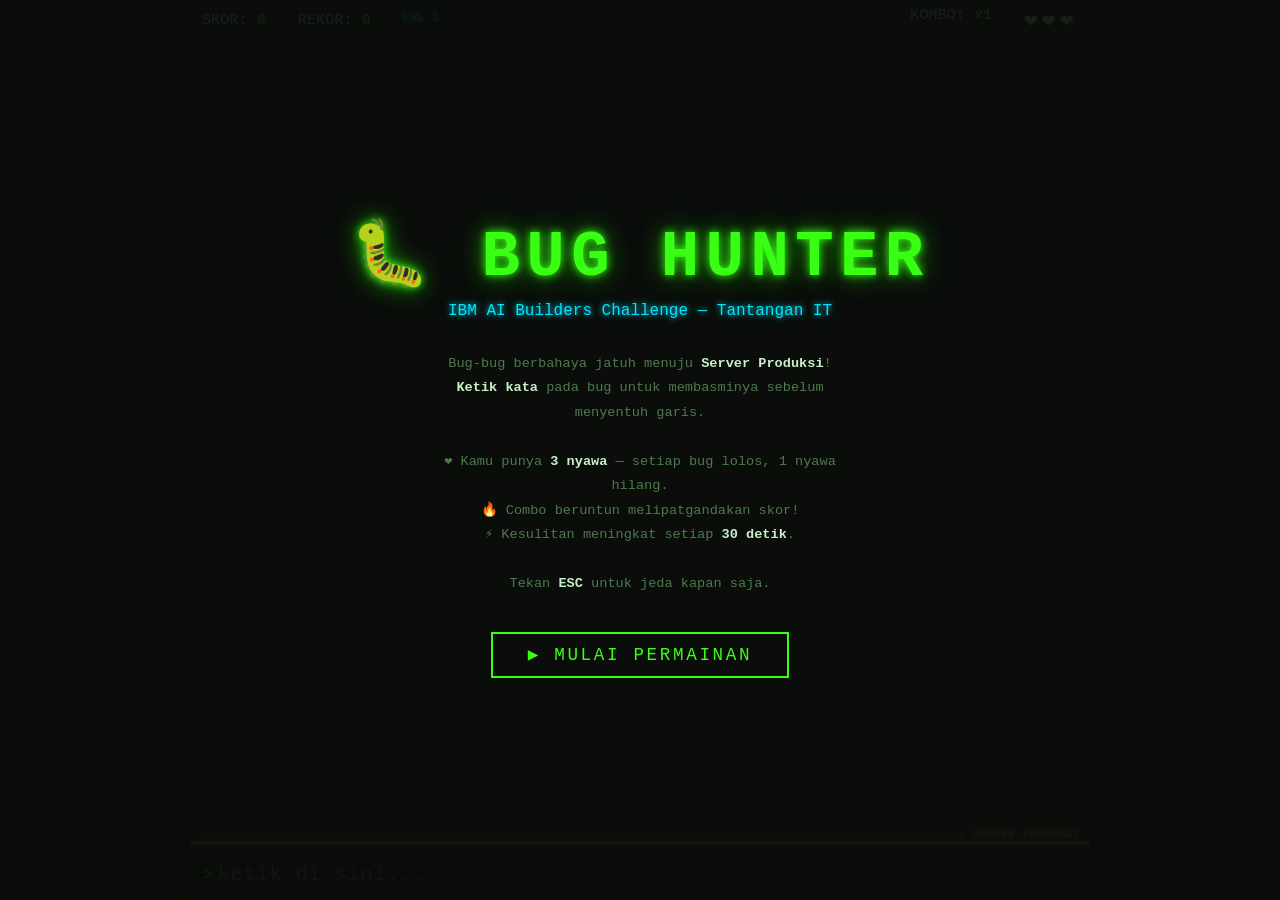
<file: BugHunterGame/index.html>
<!DOCTYPE html>
<html lang="id">
<head>
  <meta charset="UTF-8" />
  <meta name="viewport" content="width=device-width, initial-scale=1.0" />
  <title>Bug Hunter — IBM AI Builders Challenge</title>

  <!-- ============================================================
       STYLES — CSS Custom Properties + Terminal/Cyberpunk Theme
       ============================================================ -->
  <style>
    /* ---- Design Tokens ---- */
    :root {
      --clr-bg:         #0a0d0a;
      --clr-surface:    #0f1a0f;
      --clr-border:     #1f3f1f;
      --clr-neon:       #39ff14;      /* neon green */
      --clr-neon-dim:   #1aaa00;
      --clr-accent:     #00e5ff;      /* cyan accent */
      --clr-warn:       #ff6b35;      /* orange-red for danger */
      --clr-muted:      #4d7a4d;
      --clr-text:       #c8f0c8;      /* WCAG AA on --clr-bg */
      --clr-server:     #ff6b35;
      --font-mono:      "Courier New", Courier, monospace;
      --transition:     0.15s ease;
    }

    /* ---- Reset ---- */
    *, *::before, *::after { box-sizing: border-box; margin: 0; padding: 0; }

    body {
      background: var(--clr-bg);
      color: var(--clr-text);
      font-family: var(--font-mono);
      height: 100dvh;
      overflow: hidden;
      display: flex;
      flex-direction: column;
      align-items: center;
      justify-content: center;
      user-select: none;
    }

    /* ---- Screen Utility ---- */
    .screen {
      display: none;
      flex-direction: column;
      align-items: center;
      justify-content: center;
      position: absolute;
      inset: 0;
      z-index: 10;
      background: rgba(10,13,10,0.92);
    }
    .screen.active { display: flex; }

    /* ---- Neon Heading ---- */
    .neon-title {
      font-size: clamp(2rem, 6vw, 4rem);
      font-weight: 700;
      color: var(--clr-neon);
      text-shadow: 0 0 8px var(--clr-neon), 0 0 24px var(--clr-neon-dim);
      letter-spacing: 0.1em;
      margin-bottom: 0.5rem;
    }
    .neon-sub {
      color: var(--clr-accent);
      font-size: clamp(0.75rem, 2vw, 1rem);
      text-shadow: 0 0 6px var(--clr-accent);
      margin-bottom: 2rem;
      text-align: center;
      padding: 0 1rem;
    }

    /* ---- Buttons ---- */
    .btn {
      background: transparent;
      color: var(--clr-neon);
      border: 2px solid var(--clr-neon);
      font-family: var(--font-mono);
      font-size: clamp(0.85rem, 2vw, 1.1rem);
      padding: 0.6em 2em;
      cursor: pointer;
      text-transform: uppercase;
      letter-spacing: 0.15em;
      margin: 0.4rem;
      transition: background var(--transition), color var(--transition), box-shadow var(--transition);
    }
    .btn:hover, .btn:focus-visible {
      background: var(--clr-neon);
      color: var(--clr-bg);
      box-shadow: 0 0 16px var(--clr-neon);
      outline: none;
    }
    .btn-warn {
      color: var(--clr-warn);
      border-color: var(--clr-warn);
    }
    .btn-warn:hover, .btn-warn:focus-visible {
      background: var(--clr-warn);
      color: var(--clr-bg);
      box-shadow: 0 0 16px var(--clr-warn);
    }

    /* ---- Score Row ---- */
    .score-row {
      display: flex;
      gap: 2rem;
      font-size: clamp(0.7rem, 2vw, 0.95rem);
      color: var(--clr-text);
      margin-bottom: 0.4rem;
    }
    .score-row span { color: var(--clr-neon); font-weight: 700; }

    /* ---- Lives ---- */
    #lives-display { font-size: 1.4rem; letter-spacing: 0.2em; }

    /* ---- HUD bar ---- */
    #hud {
      width: 100%;
      max-width: 900px;
      display: flex;
      flex-wrap: wrap;
      align-items: center;
      justify-content: space-between;
      padding: 6px 12px;
      border-bottom: 1px solid var(--clr-border);
      background: var(--clr-surface);
      position: relative;
      z-index: 2;
      flex-shrink: 0;
    }

    /* ---- Game Canvas Area ---- */
    #arena-wrapper {
      position: relative;
      width: 100%;
      max-width: 900px;
      flex: 1 1 auto;
      overflow: hidden;
      background: var(--clr-surface);
      border-left: 1px solid var(--clr-border);
      border-right: 1px solid var(--clr-border);
    }

    /* ---- Server Line ---- */
    #server-line {
      position: absolute;
      bottom: 56px;
      left: 0; right: 0;
      height: 2px;
      background: var(--clr-server);
      box-shadow: 0 0 8px var(--clr-server);
      z-index: 1;
    }
    #server-label {
      position: absolute;
      bottom: 60px;
      right: 8px;
      font-size: 0.65rem;
      color: var(--clr-server);
      text-shadow: 0 0 4px var(--clr-server);
      letter-spacing: 0.1em;
      z-index: 1;
    }

    /* ---- Input Bar ---- */
    #input-bar {
      position: absolute;
      bottom: 0;
      left: 0; right: 0;
      height: 52px;
      display: flex;
      align-items: center;
      padding: 0 12px;
      background: #060d06;
      border-top: 1px solid var(--clr-border);
      z-index: 2;
    }
    #input-bar::before {
      content: "> ";
      color: var(--clr-neon);
      font-size: 1.1rem;
      margin-right: 4px;
    }
    #word-input {
      background: transparent;
      border: none;
      outline: none;
      color: var(--clr-neon);
      font-family: var(--font-mono);
      font-size: clamp(1rem, 3vw, 1.25rem);
      caret-color: var(--clr-neon);
      flex: 1;
      letter-spacing: 0.05em;
    }

    /* ---- Bug Sprites ---- */
    .bug {
      position: absolute;
      display: flex;
      flex-direction: column;
      align-items: center;
      gap: 2px;
      cursor: default;
      transition: opacity 0.1s;
    }
    .bug-emoji { font-size: clamp(1.4rem, 4vw, 2rem); line-height: 1; }
    .bug-word {
      font-size: clamp(0.6rem, 2vw, 0.8rem);
      color: var(--clr-neon);
      text-shadow: 0 0 4px var(--clr-neon);
      white-space: nowrap;
      background: rgba(0,0,0,0.5);
      padding: 1px 4px;
      border: 1px solid var(--clr-neon-dim);
      border-radius: 2px;
    }
    .bug-word.typing { color: var(--clr-accent); border-color: var(--clr-accent); text-shadow: 0 0 4px var(--clr-accent); }

    /* ---- Particles ---- */
    .particle {
      position: absolute;
      pointer-events: none;
      border-radius: 50%;
      animation: burst 0.6s ease-out forwards;
    }
    @keyframes burst {
      0%   { transform: translate(0,0) scale(1); opacity: 1; }
      100% { transform: translate(var(--tx), var(--ty)) scale(0); opacity: 0; }
    }

    /* ---- Combo Pop ---- */
    .combo-pop {
      position: absolute;
      pointer-events: none;
      color: var(--clr-accent);
      font-size: 1.1rem;
      font-weight: 700;
      text-shadow: 0 0 8px var(--clr-accent);
      animation: float-up 0.8s ease-out forwards;
      white-space: nowrap;
      z-index: 5;
    }
    @keyframes float-up {
      0%   { opacity: 1; transform: translateY(0); }
      100% { opacity: 0; transform: translateY(-48px); }
    }

    /* ---- Scan Lines Overlay ---- */
    #arena-wrapper::after {
      content: "";
      position: absolute;
      inset: 0;
      background: repeating-linear-gradient(
        to bottom,
        transparent 0px,
        transparent 3px,
        rgba(0,0,0,0.08) 3px,
        rgba(0,0,0,0.08) 4px
      );
      pointer-events: none;
      z-index: 3;
    }

    /* ---- Screen Shake ---- */
    @keyframes shake {
      0%,100% { transform: translateX(0); }
      20%      { transform: translateX(-8px); }
      40%      { transform: translateX(8px); }
      60%      { transform: translateX(-6px); }
      80%      { transform: translateX(6px); }
    }
    .shake { animation: shake 0.35s ease; }

    /* ---- Pause Screen ---- */
    #screen-pause .pause-icon {
      font-size: 3rem;
      color: var(--clr-accent);
      text-shadow: 0 0 16px var(--clr-accent);
      margin-bottom: 1rem;
    }

    /* ---- Start Screen Decorations ---- */
    .instructions {
      max-width: 440px;
      text-align: center;
      font-size: clamp(0.7rem, 2vw, 0.85rem);
      color: var(--clr-muted);
      line-height: 1.8;
      margin-bottom: 1.8rem;
      padding: 0 1rem;
    }
    .instructions b { color: var(--clr-text); }

    /* ---- Score Table on Game Over ---- */
    .score-table {
      display: grid;
      grid-template-columns: 1fr 1fr;
      gap: 0.5rem 2rem;
      margin: 1.2rem 0 1.8rem;
      font-size: clamp(0.8rem, 2vw, 1rem);
    }
    .score-table .label { color: var(--clr-muted); text-align: right; }
    .score-table .val   { color: var(--clr-neon); text-shadow: 0 0 4px var(--clr-neon-dim); }
    .score-table .val.hi { color: var(--clr-accent); text-shadow: 0 0 6px var(--clr-accent); }

    /* ---- Level Badge ---- */
    #level-badge {
      color: var(--clr-accent);
      font-size: 0.75rem;
      text-shadow: 0 0 4px var(--clr-accent);
    }

    /* ---- Responsive Wrapper ---- */
    #game-root {
      display: flex;
      flex-direction: column;
      width: 100%;
      max-width: 900px;
      height: 100dvh;
      position: relative;
    }
  </style>
</head>
<body>

<!-- ============================================================
     HTML STRUCTURE
     ============================================================ -->

<!-- Game root container -->
<div id="game-root">

  <!-- HUD (Heads-Up Display) — visible during gameplay -->
  <div id="hud" role="status" aria-live="polite" aria-atomic="true">
    <div class="score-row">
      <div>SKOR: <span id="hud-score">0</span></div>
      <div>REKOR: <span id="hud-hiscore">0</span></div>
      <div id="level-badge">LVL 1</div>
    </div>
    <div class="score-row">
      <div>KOMBO: <span id="hud-combo">x1</span></div>
      <div id="lives-display">❤️❤️❤️</div>
    </div>
  </div>

  <!-- Arena: where bugs fall -->
  <div id="arena-wrapper" role="main" aria-label="Arena permainan">
    <div id="server-line" role="presentation"></div>
    <div id="server-label">⚠ SERVER PRODUKSI</div>
    <!-- Bugs and particles are injected here by JS -->

    <!-- Typing input (always rendered, only active during play) -->
    <div id="input-bar">
      <input
        id="word-input"
        type="text"
        autocomplete="off"
        autocorrect="off"
        autocapitalize="none"
        spellcheck="false"
        aria-label="Ketik kata untuk membasmi bug"
        placeholder="ketik di sini..."
        disabled
      />
    </div>
  </div>
</div>

<!-- ============================================================
     SCREEN: Start
     ============================================================ -->
<div id="screen-start" class="screen active" role="dialog" aria-modal="true" aria-label="Layar Mulai">
  <h1 class="neon-title">🐛 BUG HUNTER</h1>
  <p class="neon-sub">IBM AI Builders Challenge — Tantangan IT</p>
  <p class="instructions">
    Bug-bug berbahaya jatuh menuju <b>Server Produksi</b>!<br>
    <b>Ketik kata</b> pada bug untuk membasminya sebelum menyentuh garis.<br><br>
    ❤️ Kamu punya <b>3 nyawa</b> — setiap bug lolos, 1 nyawa hilang.<br>
    🔥 Combo beruntun melipatgandakan skor!<br>
    ⚡ Kesulitan meningkat setiap <b>30 detik</b>.<br><br>
    Tekan <b>ESC</b> untuk jeda kapan saja.
  </p>
  <button class="btn" id="btn-start">▶ MULAI PERMAINAN</button>
</div>

<!-- ============================================================
     SCREEN: Pause
     ============================================================ -->
<div id="screen-pause" class="screen" role="dialog" aria-modal="true" aria-label="Jeda">
  <div class="pause-icon">⏸</div>
  <h2 class="neon-title" style="font-size:clamp(1.5rem,4vw,2.5rem)">DIJEDA</h2>
  <p class="neon-sub">Tekan ESC atau klik tombol untuk melanjutkan</p>
  <button class="btn" id="btn-resume">▶ LANJUTKAN</button>
  <button class="btn btn-warn" id="btn-quit">✕ KELUAR</button>
</div>

<!-- ============================================================
     SCREEN: Game Over
     ============================================================ -->
<div id="screen-gameover" class="screen" role="dialog" aria-modal="true" aria-label="Permainan Selesai">
  <h2 class="neon-title" style="color:var(--clr-warn);text-shadow:0 0 12px var(--clr-warn)">GAME OVER</h2>
  <p class="neon-sub">Server Produksi telah terinfeksi!</p>
  <div class="score-table">
    <div class="label">Skor Akhir</div>
    <div class="val" id="go-score">0</div>
    <div class="label">Rekor Tertinggi</div>
    <div class="val hi" id="go-hiscore">0</div>
    <div class="label">Level Dicapai</div>
    <div class="val" id="go-level">1</div>
    <div class="label">Bug Dibasmi</div>
    <div class="val" id="go-killed">0</div>
  </div>
  <button class="btn" id="btn-restart">↺ MAIN LAGI</button>
  <button class="btn" id="btn-menu">⌂ MENU UTAMA</button>
</div>

<!-- ============================================================
     JAVASCRIPT — Game Engine
     ============================================================ -->
<script>
/* ============================================================
   SECTION 1: Constants & Configuration
   ============================================================ */
const BUG_WORDS = [
  'NullPointer','SyntaxError','Segfault','Timeout',
  '404','StackOverflow','Deadlock','MemLeak',
  'Overflow','TypeError','RaceCondition','Infinite',
  'CrashDump','BluScreen','KernelPanic','Exception',
  'DivideByZero','BadAlloc','OutOfMemory','Undefined'
];

/** Difficulty tiers — applied every 30 s. */
const DIFFICULTY = [
  { level:1, spawnMs:2800, speedMin:40,  speedMax:80  },
  { level:2, spawnMs:2400, speedMin:55,  speedMax:100 },
  { level:3, spawnMs:2000, speedMin:70,  speedMax:120 },
  { level:4, spawnMs:1700, speedMin:90,  speedMax:150 },
  { level:5, spawnMs:1400, speedMin:110, speedMax:180 },
  { level:6, spawnMs:1200, speedMin:130, speedMax:210 },
];

const BASE_SCORE   = 100;   /* points per kill */
const LEVEL_UP_SEC = 30;    /* seconds between level ups */
const MAX_LIVES    = 3;
const PARTICLE_CNT = 18;

/* ============================================================
   SECTION 2: Web Audio API — Sound Effects
   ============================================================ */
let audioCtx = null;

/** Lazily creates AudioContext on first user gesture. */
function getAudioCtx() {
  if (!audioCtx) audioCtx = new (window.AudioContext || window.webkitAudioContext)();
  return audioCtx;
}

/**
 * Plays a quick synthesized sound.
 * @param {'kill'|'miss'|'gameover'|'levelup'|'combo'} type
 */
function playSound(type) {
  try {
    const ctx  = getAudioCtx();
    const gain = ctx.createGain();
    gain.connect(ctx.destination);

    const osc = ctx.createOscillator();
    osc.connect(gain);

    const now = ctx.currentTime;

    switch (type) {
      case 'kill': {
        // Short upward blip
        osc.type = 'square';
        osc.frequency.setValueAtTime(400, now);
        osc.frequency.exponentialRampToValueAtTime(800, now + 0.08);
        gain.gain.setValueAtTime(0.18, now);
        gain.gain.exponentialRampToValueAtTime(0.001, now + 0.15);
        osc.start(now); osc.stop(now + 0.15);
        break;
      }
      case 'miss': {
        // Low descending buzz
        osc.type = 'sawtooth';
        osc.frequency.setValueAtTime(300, now);
        osc.frequency.exponentialRampToValueAtTime(80, now + 0.3);
        gain.gain.setValueAtTime(0.25, now);
        gain.gain.exponentialRampToValueAtTime(0.001, now + 0.35);
        osc.start(now); osc.stop(now + 0.35);
        break;
      }
      case 'gameover': {
        // Dramatic descending chord
        osc.type = 'sawtooth';
        osc.frequency.setValueAtTime(220, now);
        osc.frequency.exponentialRampToValueAtTime(55, now + 0.9);
        gain.gain.setValueAtTime(0.3, now);
        gain.gain.exponentialRampToValueAtTime(0.001, now + 0.9);
        osc.start(now); osc.stop(now + 0.9);
        break;
      }
      case 'levelup': {
        // Ascending arpeggio
        const freqs = [523, 659, 784, 1047];
        freqs.forEach((f, i) => {
          const o2 = ctx.createOscillator();
          const g2 = ctx.createGain();
          o2.connect(g2); g2.connect(ctx.destination);
          o2.type = 'triangle';
          o2.frequency.setValueAtTime(f, now + i * 0.1);
          g2.gain.setValueAtTime(0.15, now + i * 0.1);
          g2.gain.exponentialRampToValueAtTime(0.001, now + i * 0.1 + 0.15);
          o2.start(now + i * 0.1); o2.stop(now + i * 0.1 + 0.2);
        });
        osc.disconnect(); // osc unused
        return;
      }
      case 'combo': {
        // High ping
        osc.type = 'sine';
        osc.frequency.setValueAtTime(1200, now);
        osc.frequency.exponentialRampToValueAtTime(1600, now + 0.1);
        gain.gain.setValueAtTime(0.12, now);
        gain.gain.exponentialRampToValueAtTime(0.001, now + 0.18);
        osc.start(now); osc.stop(now + 0.18);
        break;
      }
      default:
        osc.disconnect(); return;
    }
  } catch (_) { /* audio failures are non-fatal */ }
}

/* ============================================================
   SECTION 3: DOM References
   ============================================================ */
const arenaEl      = document.getElementById('arena-wrapper');
const wordInput    = document.getElementById('word-input');
const hudScore     = document.getElementById('hud-score');
const hudHiscore   = document.getElementById('hud-hiscore');
const hudCombo     = document.getElementById('hud-combo');
const hudLives     = document.getElementById('lives-display');
const levelBadge   = document.getElementById('level-badge');

const screenStart    = document.getElementById('screen-start');
const screenPause    = document.getElementById('screen-pause');
const screenGameover = document.getElementById('screen-gameover');

const btnStart   = document.getElementById('btn-start');
const btnResume  = document.getElementById('btn-resume');
const btnQuit    = document.getElementById('btn-quit');
const btnRestart = document.getElementById('btn-restart');
const btnMenu    = document.getElementById('btn-menu');

const goScore   = document.getElementById('go-score');
const goHiscore = document.getElementById('go-hiscore');
const goLevel   = document.getElementById('go-level');
const goKilled  = document.getElementById('go-killed');

/* ============================================================
   SECTION 4: Game State
   ============================================================ */
let state = {
  running:   false,
  paused:    false,
  score:     0,
  hiScore:   parseInt(localStorage.getItem('bh_hiscore') || '0', 10),
  lives:     MAX_LIVES,
  combo:     1,
  level:     1,
  killed:    0,
  bugs:      [],      /* array of bug objects */
  lastTime:  0,
  elapsed:   0,       /* total ms since start (excludes pauses) */
  spawnTimer:0,
  currentDiff: DIFFICULTY[0],
};

/* ============================================================
   SECTION 5: Bug Management
   ============================================================ */
let bugIdCounter = 0;

/** Returns arena dimensions excluding the input-bar height. */
function arenaSize() {
  const r = arenaEl.getBoundingClientRect();
  return { w: r.width, h: r.height };
}

/** Server line bottom offset from arena top (px) = arenaH - inputBar - line. */
function serverLineY() {
  const { h } = arenaSize();
  return h - 52 - 2; /* 52 input bar, 2 line thickness */
}

/** Picks a random word not already on screen. */
function randomWord() {
  const used = new Set(state.bugs.map(b => b.word));
  const pool = BUG_WORDS.filter(w => !used.has(w));
  if (pool.length === 0) return BUG_WORDS[Math.floor(Math.random() * BUG_WORDS.length)];
  return pool[Math.floor(Math.random() * pool.length)];
}

/** Spawns a new bug into the arena. */
function spawnBug() {
  const { w } = arenaSize();
  const word  = randomWord();
  const diff  = state.currentDiff;
  const speed = diff.speedMin + Math.random() * (diff.speedMax - diff.speedMin); /* px/s */
  const id    = ++bugIdCounter;

  /* Create DOM element */
  const el = document.createElement('div');
  el.className = 'bug';
  el.id = `bug-${id}`;
  el.setAttribute('aria-hidden', 'true');

  const emojiEl = document.createElement('div');
  emojiEl.className = 'bug-emoji';
  emojiEl.textContent = '🐛';

  const wordEl = document.createElement('div');
  wordEl.className = 'bug-word';
  wordEl.textContent = word;

  el.appendChild(emojiEl);
  el.appendChild(wordEl);

  /* Horizontal position: keep within arena width with padding */
  const pad  = 60;
  const xPos = pad + Math.random() * Math.max(0, w - pad * 2 - 80);

  el.style.left = `${xPos}px`;
  el.style.top  = '-60px';

  arenaEl.insertBefore(el, arenaEl.querySelector('#server-line'));

  const bug = { id, word, speed, x: xPos, y: -60, el, wordEl };
  state.bugs.push(bug);
  return bug;
}

/** Removes a bug from DOM and state array. */
function removeBug(id) {
  const idx = state.bugs.findIndex(b => b.id === id);
  if (idx === -1) return;
  const bug = state.bugs[idx];
  bug.el.remove();
  state.bugs.splice(idx, 1);
}

/* ============================================================
   SECTION 6: Particle Explosion
   ============================================================ */
/** Spawns a burst of particles at (x, y) in the arena. */
function spawnParticles(x, y) {
  const colors = ['#39ff14','#00e5ff','#ffffff','#ffff00'];
  for (let i = 0; i < PARTICLE_CNT; i++) {
    const p     = document.createElement('div');
    p.className = 'particle';
    const size  = 4 + Math.random() * 6;
    const angle = (Math.PI * 2 / PARTICLE_CNT) * i + Math.random() * 0.4;
    const dist  = 30 + Math.random() * 60;
    const tx    = Math.cos(angle) * dist;
    const ty    = Math.sin(angle) * dist;
    p.style.cssText = `
      left:${x}px; top:${y}px;
      width:${size}px; height:${size}px;
      background:${colors[Math.floor(Math.random() * colors.length)]};
      --tx:${tx}px; --ty:${ty}px;
    `;
    arenaEl.appendChild(p);
    p.addEventListener('animationend', () => p.remove(), { once: true });
  }
}

/** Floats a combo label above a kill position. */
function spawnComboPop(x, y, combo) {
  if (combo < 2) return;
  const pop = document.createElement('div');
  pop.className = 'combo-pop';
  pop.textContent = `x${combo} COMBO!`;
  pop.style.left = `${x - 40}px`;
  pop.style.top  = `${y - 20}px`;
  arenaEl.appendChild(pop);
  pop.addEventListener('animationend', () => pop.remove(), { once: true });
}

/* ============================================================
   SECTION 7: Screen Shake
   ============================================================ */
function triggerShake() {
  arenaEl.classList.remove('shake');
  /* Reflow to restart animation */
  void arenaEl.offsetWidth;
  arenaEl.classList.add('shake');
  arenaEl.addEventListener('animationend', () => arenaEl.classList.remove('shake'), { once: true });
}

/* ============================================================
   SECTION 8: HUD Updates
   ============================================================ */
function updateHud() {
  hudScore.textContent   = state.score.toLocaleString('id-ID');
  hudHiscore.textContent = state.hiScore.toLocaleString('id-ID');
  hudCombo.textContent   = `x${state.combo}`;
  levelBadge.textContent = `LVL ${state.level}`;

  /* Lives hearts */
  const hearts = '❤️'.repeat(state.lives) + '🖤'.repeat(MAX_LIVES - state.lives);
  hudLives.textContent = hearts;
}

/** Highlights the bug whose word starts with what's typed. */
function highlightMatchingBug(typed) {
  state.bugs.forEach(b => {
    if (typed.length > 0 && b.word.toLowerCase().startsWith(typed.toLowerCase())) {
      b.wordEl.classList.add('typing');
    } else {
      b.wordEl.classList.remove('typing');
    }
  });
}

/* ============================================================
   SECTION 9: Input Handling
   ============================================================ */
wordInput.addEventListener('input', () => {
  if (!state.running || state.paused) return;

  const typed = wordInput.value.trim();
  highlightMatchingBug(typed);

  /* Check for exact match (case-insensitive) */
  const hit = state.bugs.find(b => b.word.toLowerCase() === typed.toLowerCase());
  if (!hit) return;

  /* ---- Kill the bug ---- */
  const bx = hit.x + 20;
  const by = hit.y + 20;

  spawnParticles(bx, by);
  spawnComboPop(bx, by, state.combo);
  removeBug(hit.id);

  /* Score with combo multiplier */
  state.score  += BASE_SCORE * state.combo;
  state.combo  += 1;
  state.killed += 1;

  if (state.score > state.hiScore) {
    state.hiScore = state.score;
    localStorage.setItem('bh_hiscore', state.hiScore);
  }

  playSound(state.combo > 3 ? 'combo' : 'kill');
  wordInput.value = '';
  highlightMatchingBug('');
  updateHud();
});

/* ============================================================
   SECTION 10: Main Game Loop (requestAnimationFrame)
   ============================================================ */
let rafId = null;

function gameLoop(timestamp) {
  if (!state.running || state.paused) return;

  const dt = state.lastTime ? (timestamp - state.lastTime) / 1000 : 0; /* seconds */
  state.lastTime  = timestamp;
  state.elapsed  += dt * 1000; /* ms */

  /* ---- Level progression ---- */
  const newLevel = Math.min(
    DIFFICULTY.length,
    1 + Math.floor(state.elapsed / (LEVEL_UP_SEC * 1000))
  );
  if (newLevel !== state.level) {
    state.level       = newLevel;
    state.currentDiff = DIFFICULTY[newLevel - 1];
    playSound('levelup');
  }

  /* ---- Spawn timer ---- */
  state.spawnTimer += dt * 1000;
  if (state.spawnTimer >= state.currentDiff.spawnMs) {
    state.spawnTimer = 0;
    spawnBug();
  }

  /* ---- Move bugs ---- */
  const limit = serverLineY();
  const toRemove = [];

  state.bugs.forEach(bug => {
    bug.y += bug.speed * dt;
    bug.el.style.top = `${bug.y}px`;

    if (bug.y >= limit) {
      toRemove.push(bug.id);
    }
  });

  /* ---- Process bugs that hit server line ---- */
  toRemove.forEach(id => {
    removeBug(id);
    state.lives  -= 1;
    state.combo   = 1; /* reset combo on miss */
    playSound('miss');
    triggerShake();
    updateHud();

    if (state.lives <= 0) {
      endGame();
      return;
    }
  });

  if (state.running) {
    rafId = requestAnimationFrame(gameLoop);
  }
}

/* ============================================================
   SECTION 11: Game Lifecycle (Start / Pause / End)
   ============================================================ */
function showScreen(el) {
  [screenStart, screenPause, screenGameover].forEach(s => s.classList.remove('active'));
  if (el) el.classList.add('active');
}

function startGame() {
  /* Reset state */
  state = {
    running:    true,
    paused:     false,
    score:      0,
    hiScore:    parseInt(localStorage.getItem('bh_hiscore') || '0', 10),
    lives:      MAX_LIVES,
    combo:      1,
    level:      1,
    killed:     0,
    bugs:       [],
    lastTime:   0,
    elapsed:    0,
    spawnTimer: 0,
    currentDiff: DIFFICULTY[0],
  };

  /* Clear leftover bug DOM nodes */
  arenaEl.querySelectorAll('.bug,.particle,.combo-pop').forEach(n => n.remove());

  updateHud();
  showScreen(null); /* hide all overlays */
  wordInput.disabled = false;
  wordInput.value    = '';
  wordInput.focus();

  rafId = requestAnimationFrame(gameLoop);
}

function pauseGame() {
  if (!state.running || state.paused) return;
  state.paused   = true;
  state.lastTime = 0; /* so dt=0 on resume */
  wordInput.disabled = true;
  showScreen(screenPause);
}

function resumeGame() {
  if (!state.paused) return;
  state.paused  = false;
  wordInput.disabled = false;
  wordInput.focus();
  showScreen(null);
  rafId = requestAnimationFrame(gameLoop);
}

function endGame() {
  state.running = false;
  state.paused  = false;

  if (rafId) { cancelAnimationFrame(rafId); rafId = null; }

  /* Persist hi-score */
  if (state.score > state.hiScore) {
    state.hiScore = state.score;
    localStorage.setItem('bh_hiscore', state.hiScore);
  }

  playSound('gameover');
  wordInput.disabled = true;

  /* Populate game-over screen */
  goScore.textContent   = state.score.toLocaleString('id-ID');
  goHiscore.textContent = state.hiScore.toLocaleString('id-ID');
  goLevel.textContent   = state.level;
  goKilled.textContent  = state.killed;

  showScreen(screenGameover);
}

function goToMenu() {
  if (rafId) { cancelAnimationFrame(rafId); rafId = null; }
  state.running = false;
  arenaEl.querySelectorAll('.bug,.particle,.combo-pop').forEach(n => n.remove());
  wordInput.disabled = true;
  showScreen(screenStart);
}

/* ============================================================
   SECTION 12: Keyboard & Button Events
   ============================================================ */
document.addEventListener('keydown', e => {
  if (e.key === 'Escape') {
    if (state.running && !state.paused) pauseGame();
    else if (state.paused)             resumeGame();
  }
});

btnStart.addEventListener('click',   startGame);
btnResume.addEventListener('click',  resumeGame);
btnQuit.addEventListener('click',    goToMenu);
btnRestart.addEventListener('click', startGame);
btnMenu.addEventListener('click',    goToMenu);

/* Focus the input when clicking anywhere in the arena during play */
arenaEl.addEventListener('click', () => {
  if (state.running && !state.paused) wordInput.focus();
});

/* ============================================================
   SECTION 13: Initial HUD Render
   ============================================================ */
(function init() {
  hudHiscore.textContent = parseInt(localStorage.getItem('bh_hiscore') || '0', 10)
    .toLocaleString('id-ID');
})();

/* ============================================================
   END OF SCRIPT
   ============================================================ */
</script>
</body>
</html>
</file>
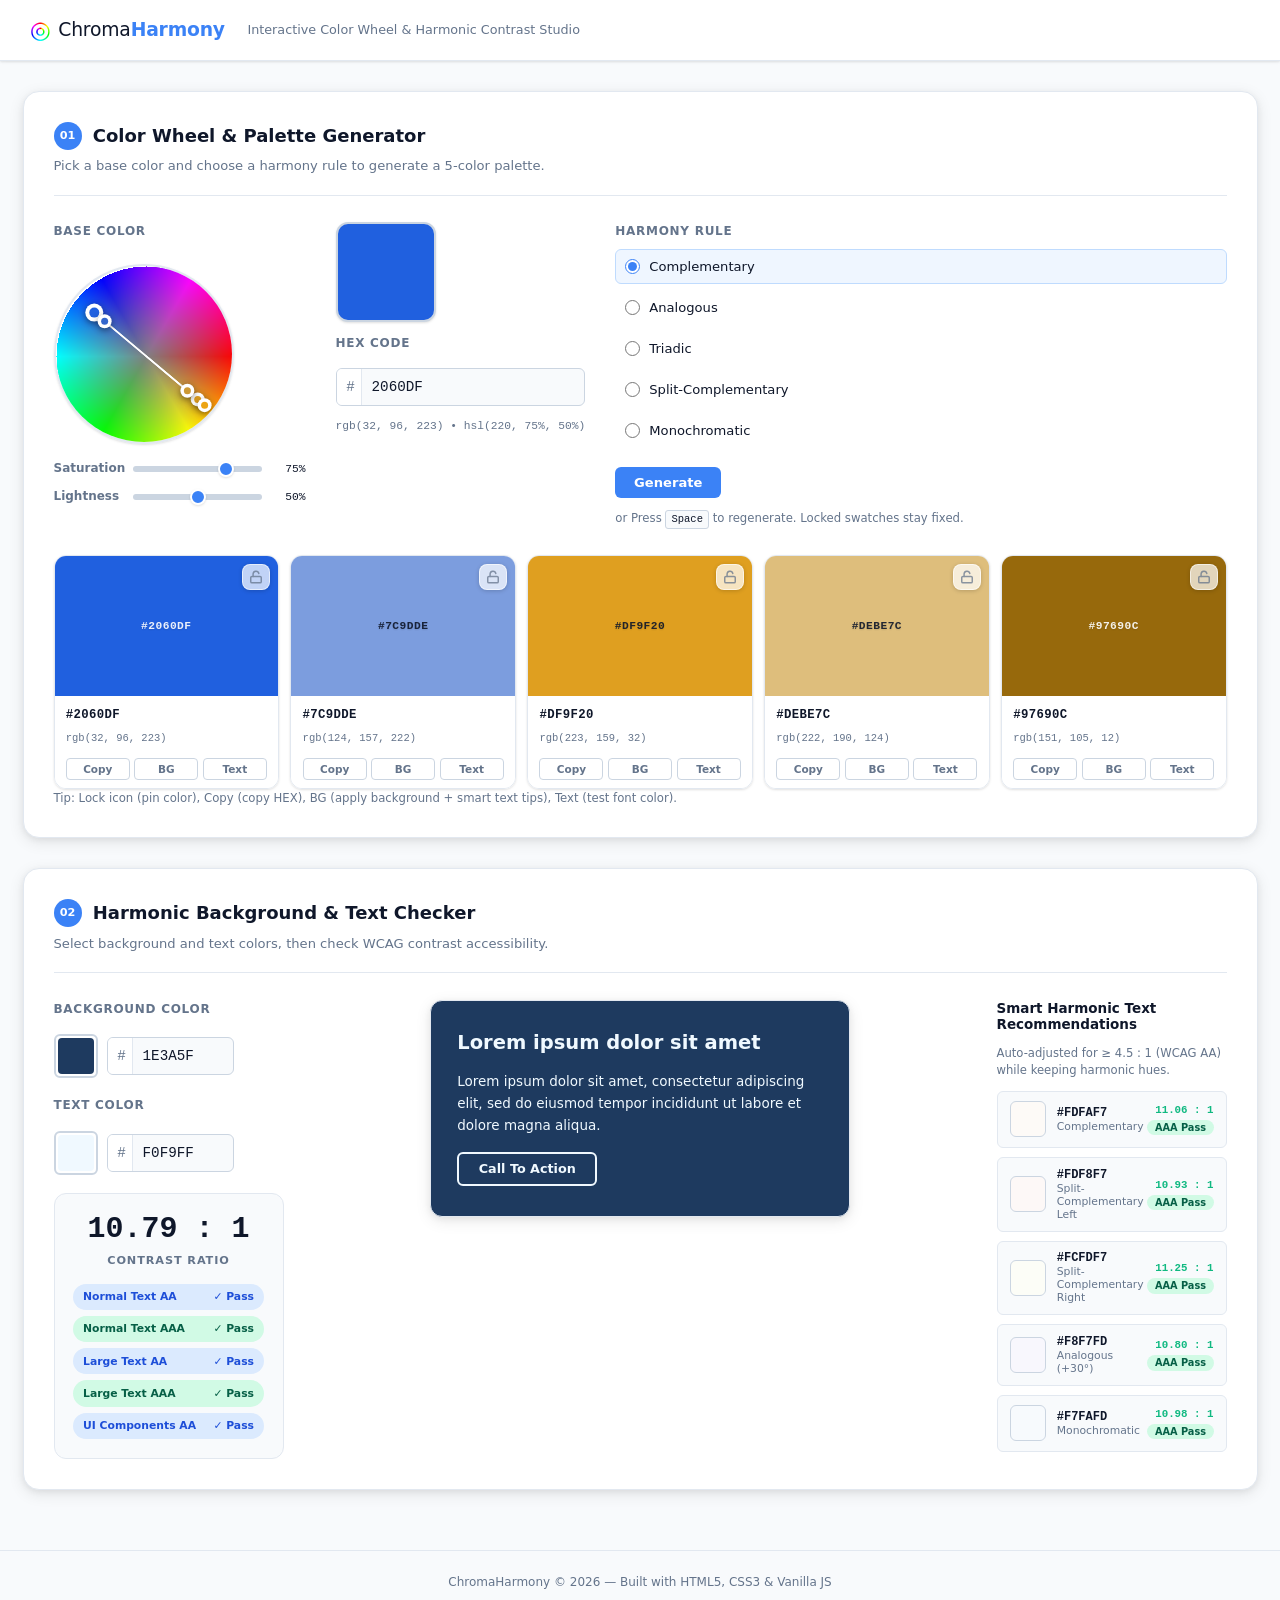
<file: ChromaHarmony/index.html>
<!DOCTYPE html>
<html lang="en">
<head>
  <meta charset="UTF-8" />
  <meta name="viewport" content="width=device-width, initial-scale=1.0" />
  <title>ChromaHarmony — Color Wheel & Harmonic Contrast Studio</title>
  <link rel="stylesheet" href="style.css" />
</head>
<body>

  <!-- ═══════════════════════════════════════════════════════
       HEADER
  ═══════════════════════════════════════════════════════ -->
  <header class="app-header">
    <div class="header-inner">
      <div class="logo">
        <span class="logo-icon" aria-hidden="true">◎</span>
        <span class="logo-text">Chroma<strong>Harmony</strong></span>
      </div>
      <p class="tagline">Interactive Color Wheel &amp; Harmonic Contrast Studio</p>
    </div>
  </header>

  <!-- ═══════════════════════════════════════════════════════
       MODULE 1: COLOR WHEEL & PALETTE GENERATOR
  ═══════════════════════════════════════════════════════ -->
  <main class="app-main">
    <section class="module card" id="module-palette" aria-labelledby="module1-title">
      <header class="module-header">
        <h2 id="module1-title">
          <span class="module-badge">01</span>
          Color Wheel &amp; Palette Generator
        </h2>
        <p class="module-desc">Pick a base color and choose a harmony rule to generate a 5-color palette.</p>
      </header>

      <!-- Base Color Picker Row -->
      <div class="picker-row">
        <div class="picker-group">
          <label for="base-color-wheel" class="label">Base Color</label>
          <div class="color-wheel-wrap">
            <canvas id="color-wheel" width="180" height="180" role="img" aria-label="Interactive color wheel — click to pick a hue"></canvas>
          </div>
          <div class="hsl-sliders">
            <label class="slider-label">
              <span>Saturation</span>
              <input type="range" id="slider-sat" min="0" max="100" value="75" aria-label="Saturation" />
              <span id="sat-val" class="slider-value">75%</span>
            </label>
            <label class="slider-label">
              <span>Lightness</span>
              <input type="range" id="slider-lig" min="5" max="95" value="50" aria-label="Lightness" />
              <span id="lig-val" class="slider-value">50%</span>
            </label>
          </div>
        </div>

        <div class="base-preview-group">
          <div class="base-color-preview" id="base-preview" aria-label="Base color preview"></div>
          <div class="base-color-inputs">
            <label for="base-hex-input" class="label">HEX Code</label>
            <div class="hex-input-row">
              <span class="hex-hash" aria-hidden="true">#</span>
              <input
                type="text"
                id="base-hex-input"
                class="hex-input"
                maxlength="6"
                placeholder="3B82F6"
                aria-label="Enter HEX color code"
                spellcheck="false"
              />
            </div>
            <div class="base-color-meta" id="base-color-meta"></div>
          </div>
        </div>

        <!-- Harmony Mode Selector -->
        <div class="harmony-group">
          <label class="label">Harmony Rule</label>
          <div class="harmony-options" role="radiogroup" aria-label="Color harmony rule">
            <label class="harmony-option">
              <input type="radio" name="harmony" value="complementary" checked />
              <span>Complementary</span>
            </label>
            <label class="harmony-option">
              <input type="radio" name="harmony" value="analogous" />
              <span>Analogous</span>
            </label>
            <label class="harmony-option">
              <input type="radio" name="harmony" value="triadic" />
              <span>Triadic</span>
            </label>
            <label class="harmony-option">
              <input type="radio" name="harmony" value="split-complementary" />
              <span>Split-Complementary</span>
            </label>
            <label class="harmony-option">
              <input type="radio" name="harmony" value="monochromatic" />
              <span>Monochromatic</span>
            </label>
          </div>
          <div class="generate-row">
            <button class="btn btn-primary" id="btn-generate" aria-label="Generate palette (or press Spacebar)">
              Generate
            </button>
          </div>
          <p class="hint-text">or Press <kbd>Space</kbd> to regenerate. Locked swatches stay fixed.</p>
        </div>
      </div>

      <!-- Palette Display — 5 Columns -->
      <div class="palette-strip" id="palette-strip" role="list" aria-label="Color palette">
        <!-- Dynamically generated by JS -->
      </div>
      <p class="hint-text">Tip: Lock icon (pin color), Copy (copy HEX), BG (apply background + smart text tips), Text (test font color).</p>
    </section>

    <!-- ═══════════════════════════════════════════════════════
         MODULE 2: HARMONIC BACKGROUND & TEXT CHECKER
    ═══════════════════════════════════════════════════════ -->
    <section class="module card" id="module-contrast" aria-labelledby="module2-title">
      <header class="module-header">
        <h2 id="module2-title">
          <span class="module-badge">02</span>
          Harmonic Background &amp; Text Checker
        </h2>
        <p class="module-desc">Select background and text colors, then check WCAG contrast accessibility.</p>
      </header>

      <div class="checker-layout">

        <!-- Left: Color Pickers -->
        <div class="checker-pickers">
          <div class="checker-picker-group">
            <label class="label" for="bg-hex-input">Background Color</label>
            <div class="checker-swatch-row">
              <input type="color" id="bg-color-picker" class="native-picker" aria-label="Background color picker" value="#1E3A5F" />
              <div class="hex-input-row">
                <span class="hex-hash" aria-hidden="true">#</span>
                <input type="text" id="bg-hex-input" class="hex-input" maxlength="6" value="1E3A5F" aria-label="Background HEX code" spellcheck="false" />
              </div>
            </div>
          </div>
          <div class="checker-picker-group">
            <label class="label" for="text-hex-input">Text Color</label>
            <div class="checker-swatch-row">
              <input type="color" id="text-color-picker" class="native-picker" aria-label="Text color picker" value="#F0F9FF" />
              <div class="hex-input-row">
                <span class="hex-hash" aria-hidden="true">#</span>
                <input type="text" id="text-hex-input" class="hex-input" maxlength="6" value="F0F9FF" aria-label="Text HEX code" spellcheck="false" />
              </div>
            </div>
          </div>

          <!-- Contrast Score Display -->
          <div class="contrast-score-box" id="contrast-score-box" aria-live="polite" aria-label="Contrast ratio result">
            <div class="contrast-ratio" id="contrast-ratio-display">—</div>
            <div class="contrast-label">Contrast Ratio</div>
            <div class="contrast-badges" id="contrast-badges"></div>
          </div>
        </div>

        <!-- Center: Live Preview Card -->
        <div class="live-preview-wrap">
          <div class="live-card" id="live-preview-card" role="region" aria-label="Live UI preview">
            <h3 class="preview-heading" id="preview-heading">Lorem ipsum dolor sit amet</h3>
            <p class="preview-body" id="preview-body">
              Lorem ipsum dolor sit amet, consectetur adipiscing elit, sed do eiusmod tempor incididunt ut labore et dolore magna aliqua.
            </p>
            <button class="preview-cta" id="preview-cta" type="button">Call To Action</button>
          </div>
        </div>

        <!-- Right: Smart Recommender -->
        <div class="recommender-panel">
          <h3 class="recommender-title">Smart Harmonic Text Recommendations</h3>
          <p class="recommender-desc">Auto-adjusted for ≥ 4.5 : 1 (WCAG AA) while keeping harmonic hues.</p>
          <div class="recommendation-grid" id="recommendation-grid" aria-label="Text color recommendations">
            <!-- Dynamically generated by JS -->
          </div>
        </div>

      </div>
    </section>
  </main>

  <!-- Toast Notification -->
  <div class="toast" id="toast" role="status" aria-live="polite" aria-atomic="true"></div>

  <footer class="app-footer">
    <p>ChromaHarmony &copy; 2026 &mdash; Built with HTML5, CSS3 &amp; Vanilla JS</p>
  </footer>

  <script src="script.js"></script>
</body>
</html>
</file>
<file: ChromaHarmony/style.css>
/* ================================================================
   ChromaHarmony — style.css
   Author: Senior Frontend Engineer
   Description: Clean Modern UI for Color Wheel & Harmonic Contrast Studio
   ================================================================ */

/* ----------------------------------------------------------------
   1. CSS Custom Properties (Design Tokens)
   ---------------------------------------------------------------- */
:root {
  /* Colors */
  --color-bg:        #F8FAFC;
  --color-surface:   #FFFFFF;
  --color-border:    #E2E8F0;
  --color-border-md: #CBD5E1;
  --color-text:      #0F172A;
  --color-text-muted:#64748B;
  --color-accent:    #3B82F6;
  --color-accent-dk: #2563EB;
  --color-success:   #10B981;
  --color-warning:   #F59E0B;
  --color-danger:    #EF4444;

  /* Badges */
  --badge-aaa:       #065F46;
  --badge-aaa-bg:    #D1FAE5;
  --badge-aa:        #1D4ED8;
  --badge-aa-bg:     #DBEAFE;
  --badge-aalg:      #92400E;
  --badge-aalg-bg:   #FEF3C7;
  --badge-fail:      #991B1B;
  --badge-fail-bg:   #FEE2E2;

  /* Typography */
  --font-sans: -apple-system, "Segoe UI", system-ui, sans-serif;
  --font-mono: "SF Mono", "Fira Code", "Consolas", monospace;

  /* Spacing */
  --radius-sm:  6px;
  --radius-md:  12px;
  --radius-lg:  16px;
  --shadow-sm:  0 1px 3px rgba(0,0,0,.08), 0 1px 2px rgba(0,0,0,.05);
  --shadow-md:  0 4px 16px rgba(0,0,0,.09), 0 2px 6px rgba(0,0,0,.06);

  /* Transitions */
  --transition: 0.18s ease;
}

/* ----------------------------------------------------------------
   2. Reset & Base
   ---------------------------------------------------------------- */
*, *::before, *::after { box-sizing: border-box; margin: 0; padding: 0; }

html { font-size: 15px; scroll-behavior: smooth; }

body {
  font-family: var(--font-sans);
  background: var(--color-bg);
  color: var(--color-text);
  line-height: 1.6;
  min-height: 100vh;
}

h1, h2, h3, h4 { line-height: 1.25; font-weight: 700; }
p { color: var(--color-text-muted); }
button { font-family: inherit; cursor: pointer; }
input  { font-family: inherit; }

/* ----------------------------------------------------------------
   3. App Header
   ---------------------------------------------------------------- */
.app-header {
  background: var(--color-surface);
  border-bottom: 1px solid var(--color-border);
  padding: 1rem 2rem;
  position: sticky;
  top: 0;
  z-index: 100;
  box-shadow: var(--shadow-sm);
}

.header-inner {
  max-width: 1300px;
  margin: 0 auto;
  display: flex;
  align-items: center;
  gap: 1.5rem;
  flex-wrap: wrap;
}

.logo {
  display: flex;
  align-items: center;
  gap: 0.5rem;
  font-size: 1.25rem;
  color: var(--color-text);
  letter-spacing: -0.01em;
}

.logo-icon {
  font-size: 1.6rem;
  background: conic-gradient(red, yellow, lime, cyan, blue, magenta, red);
  -webkit-background-clip: text;
  -webkit-text-fill-color: transparent;
  background-clip: text;
  line-height: 1;
}

.logo-text strong { color: var(--color-accent); }

.tagline {
  font-size: 0.85rem;
  color: var(--color-text-muted);
}

/* ----------------------------------------------------------------
   4. Main Layout
   ---------------------------------------------------------------- */
.app-main {
  max-width: 1300px;
  margin: 0 auto;
  padding: 2rem 1.5rem 4rem;
  display: flex;
  flex-direction: column;
  gap: 2rem;
}

/* ----------------------------------------------------------------
   5. Card / Module
   ---------------------------------------------------------------- */
.card {
  background: var(--color-surface);
  border-radius: var(--radius-lg);
  border: 1px solid var(--color-border);
  box-shadow: var(--shadow-md);
  padding: 2rem;
  overflow: hidden;
}

.module-header {
  margin-bottom: 1.75rem;
  padding-bottom: 1.25rem;
  border-bottom: 1px solid var(--color-border);
}

.module-header h2 {
  display: flex;
  align-items: center;
  gap: 0.75rem;
  font-size: 1.2rem;
  color: var(--color-text);
  margin-bottom: 0.35rem;
}

.module-badge {
  display: inline-flex;
  align-items: center;
  justify-content: center;
  width: 28px;
  height: 28px;
  background: var(--color-accent);
  color: #fff;
  border-radius: 50%;
  font-size: 0.75rem;
  font-weight: 700;
  flex-shrink: 0;
}

.module-desc { font-size: 0.875rem; }

/* ----------------------------------------------------------------
   6. Labels & Inputs
   ---------------------------------------------------------------- */
.label {
  display: block;
  font-size: 0.8rem;
  font-weight: 600;
  color: var(--color-text-muted);
  text-transform: uppercase;
  letter-spacing: 0.06em;
  margin-bottom: 0.5rem;
}

.hex-input-row {
  display: flex;
  align-items: center;
  border: 1.5px solid var(--color-border-md);
  border-radius: var(--radius-sm);
  overflow: hidden;
  background: var(--color-bg);
  transition: border-color var(--transition);
}

.hex-input-row:focus-within {
  border-color: var(--color-accent);
  box-shadow: 0 0 0 3px rgba(59,130,246,0.15);
}

.hex-hash {
  padding: 0 0.4rem 0 0.65rem;
  font-family: var(--font-mono);
  font-size: 0.95rem;
  color: var(--color-text-muted);
  background: var(--color-surface);
  border-right: 1px solid var(--color-border);
  line-height: 2.4rem;
  user-select: none;
}

.hex-input {
  border: none;
  outline: none;
  background: transparent;
  padding: 0.4rem 0.65rem;
  font-family: var(--font-mono);
  font-size: 0.95rem;
  color: var(--color-text);
  width: 100px;
  text-transform: uppercase;
}

/* ----------------------------------------------------------------
   7. Module 1 — Picker Row
   ---------------------------------------------------------------- */
.picker-row {
  display: flex;
  gap: 2rem;
  flex-wrap: wrap;
  align-items: flex-start;
}

/* Color Wheel */
.picker-group {
  display: flex;
  flex-direction: column;
  gap: 1rem;
  min-width: 190px;
}

.color-wheel-wrap {
  position: relative;
  width: 180px;
  height: 180px;
  cursor: crosshair;
  border-radius: 50%;
  overflow: hidden;
  box-shadow: var(--shadow-sm);
  flex-shrink: 0;
  border: 2px solid var(--color-border);
}

#color-wheel { display: block; border-radius: 50%; }

/* Saturation / Lightness Sliders */
.hsl-sliders { display: flex; flex-direction: column; gap: 0.6rem; }

.slider-label {
  display: flex;
  align-items: center;
  gap: 0.5rem;
  font-size: 0.8rem;
  color: var(--color-text-muted);
}

.slider-label span:first-child { width: 72px; font-weight: 600; flex-shrink: 0; }

.slider-label input[type="range"] {
  -webkit-appearance: none;
  appearance: none;
  flex: 1;
  height: 6px;
  border-radius: 99px;
  background: var(--color-border-md);
  outline: none;
  cursor: pointer;
}

.slider-label input[type="range"]::-webkit-slider-thumb {
  -webkit-appearance: none;
  appearance: none;
  width: 16px;
  height: 16px;
  border-radius: 50%;
  background: var(--color-accent);
  border: 2px solid #fff;
  box-shadow: var(--shadow-sm);
  cursor: pointer;
}

.slider-value {
  font-family: var(--font-mono);
  font-size: 0.75rem;
  min-width: 36px;
  text-align: right;
  color: var(--color-text);
}

/* Base Preview Group */
.base-preview-group {
  display: flex;
  flex-direction: column;
  gap: 0.75rem;
  align-items: flex-start;
}

.base-color-preview {
  width: 100px;
  height: 100px;
  border-radius: var(--radius-md);
  border: 2px solid var(--color-border-md);
  box-shadow: var(--shadow-sm);
  transition: background-color 0.2s;
}

.base-color-inputs { display: flex; flex-direction: column; gap: 0.5rem; }

.base-color-meta {
  font-family: var(--font-mono);
  font-size: 0.75rem;
  color: var(--color-text-muted);
  margin-top: 0.25rem;
}

/* Harmony Group */
.harmony-group { flex: 1; min-width: 200px; }

.harmony-options {
  display: flex;
  flex-direction: column;
  gap: 0.4rem;
  margin-bottom: 1.25rem;
}

.harmony-option {
  display: flex;
  align-items: center;
  gap: 0.6rem;
  font-size: 0.875rem;
  cursor: pointer;
  padding: 0.4rem 0.6rem;
  border-radius: var(--radius-sm);
  border: 1.5px solid transparent;
  transition: background var(--transition), border-color var(--transition);
}

.harmony-option:hover { background: var(--color-bg); }

.harmony-option input[type="radio"] {
  accent-color: var(--color-accent);
  width: 15px;
  height: 15px;
  flex-shrink: 0;
}

.harmony-option:has(input:checked) {
  background: #EFF6FF;
  border-color: #BFDBFE;
}

.generate-row { margin-bottom: 0.75rem; }

/* Buttons */
.btn {
  display: inline-flex;
  align-items: center;
  gap: 0.5rem;
  padding: 0.55rem 1.25rem;
  border-radius: var(--radius-sm);
  border: none;
  font-size: 0.875rem;
  font-weight: 600;
  transition: background var(--transition), transform 0.1s;
  cursor: pointer;
}

.btn:active { transform: scale(0.97); }

.btn-primary {
  background: var(--color-accent);
  color: #fff;
}

.btn-primary:hover { background: var(--color-accent-dk); }

.btn-sm {
  padding: 0.3rem 0.7rem;
  font-size: 0.75rem;
  border-radius: 4px;
}

.btn-ghost {
  background: transparent;
  border: 1.5px solid var(--color-border-md);
  color: var(--color-text-muted);
}

.btn-ghost:hover { background: var(--color-bg); border-color: var(--color-text-muted); }

kbd {
  display: inline-block;
  padding: 0 5px;
  font-family: var(--font-mono);
  font-size: 0.7rem;
  background: rgba(255,255,255,0.25);
  border-radius: 3px;
  border: 1px solid rgba(255,255,255,0.3);
}

.hint-text {
  font-size: 0.78rem;
  color: var(--color-text-muted);
}

.hint-text kbd {
  background: var(--color-bg);
  border: 1px solid var(--color-border-md);
  color: var(--color-text);
}

/* ----------------------------------------------------------------
   8. Palette Strip — 5 Color Columns
   ---------------------------------------------------------------- */
.palette-strip {
  display: grid;
  grid-template-columns: repeat(5, 1fr);
  gap: 0.75rem;
  margin-top: 1.75rem;
}

.palette-col {
  display: flex;
  flex-direction: column;
  border-radius: var(--radius-md);
  overflow: hidden;
  border: 1.5px solid var(--color-border);
  box-shadow: var(--shadow-sm);
  transition: transform 0.15s, box-shadow 0.15s, border-color 0.2s, outline 0.2s;
  position: relative;
}

.palette-col:hover {
  transform: translateY(-2px);
  box-shadow: var(--shadow-md);
}

/* Locked column — prominent ring so it's immediately visible */
.palette-col.locked {
  border-color: var(--color-accent);
  box-shadow: 0 0 0 2.5px rgba(59,130,246,0.30), var(--shadow-sm);
}

.palette-col.locked:hover {
  box-shadow: 0 0 0 3px rgba(59,130,246,0.45), var(--shadow-md);
}

.palette-swatch {
  height: 140px;
  transition: background-color 0.2s;
  flex-shrink: 0;
}

.palette-info {
  padding: 0.65rem 0.75rem 0.5rem;
  background: var(--color-surface);
  display: flex;
  flex-direction: column;
  gap: 0.3rem;
}

.palette-hex {
  font-family: var(--font-mono);
  font-size: 0.82rem;
  font-weight: 700;
  color: var(--color-text);
  letter-spacing: 0.03em;
}

.palette-rgb {
  font-family: var(--font-mono);
  font-size: 0.7rem;
  color: var(--color-text-muted);
}

.palette-actions {
  display: flex;
  flex-wrap: wrap;
  gap: 0.3rem;
  margin-top: 0.4rem;
}

.palette-actions .btn {
  flex: 1;
  justify-content: center;
  font-size: 0.7rem;
  padding: 0.28rem 0.3rem;
  white-space: nowrap;
}

/* ── Lock Button ─────────────────────────────────────────────── */

@keyframes lock-pop {
  0%   { transform: scale(1);    }
  40%  { transform: scale(1.18); }
  70%  { transform: scale(0.95); }
  100% { transform: scale(1);    }
}

.lock-btn {
  /* Positioned inside the swatch */
  position: absolute;
  top: 8px;
  right: 8px;
  /* Layout: icon + optional badge in a column */
  display: flex;
  flex-direction: column;
  align-items: center;
  gap: 3px;
  padding: 5px 6px;
  /* Base appearance — unlocked: subtle, semi-transparent */
  background: rgba(255,255,255,0.72);
  backdrop-filter: blur(6px);
  border: 1.5px solid rgba(255,255,255,0.6);
  border-radius: 8px;
  color: var(--color-text-muted);
  cursor: pointer;
  box-shadow: 0 1px 4px rgba(0,0,0,.18);
  transition: background var(--transition), color var(--transition),
              border-color var(--transition), box-shadow var(--transition);
  /* Prevent swatch height from expanding */
  line-height: 1;
}

.lock-btn:hover {
  background: rgba(255,255,255,0.95);
  color: var(--color-text);
  transform: scale(1.07);
}

/* Locked state — solid, high-contrast accent */
.lock-btn.locked {
  background: var(--color-accent);
  border-color: var(--color-accent-dk);
  color: #ffffff;
  box-shadow: 0 2px 8px rgba(59,130,246,0.45);
}

.lock-btn.locked:hover {
  background: var(--color-accent-dk);
  transform: scale(1.07);
}

/* Click-pop animation class (added by JS, removed on re-render) */
.lock-btn.lock-pop {
  animation: lock-pop 0.22s ease-out forwards;
}

/* SVG icon wrapper */
.lock-icon {
  display: flex;
  align-items: center;
  justify-content: center;
  flex-shrink: 0;
}

/* Unlocked state: icon is slightly faded */
.lock-btn:not(.locked) .lock-icon {
  opacity: 0.75;
}

/* LOCKED text badge */
.lock-badge {
  font-family: var(--font-sans);
  font-size: 0.55rem;
  font-weight: 800;
  letter-spacing: 0.08em;
  line-height: 1;
  color: #ffffff;
  white-space: nowrap;
}

/* Swatch text auto contrast (applied via JS inline style) */
.swatch-hex-label {
  position: absolute;
  top: 50%;
  left: 50%;
  transform: translate(-50%, -50%);
  font-family: var(--font-mono);
  font-size: 0.75rem;
  font-weight: 700;
  letter-spacing: 0.04em;
  pointer-events: none;
  opacity: 0.9;
  text-shadow: 0 1px 2px rgba(0,0,0,.12);
}

/* ----------------------------------------------------------------
   9. Module 2 — Checker Layout
   ---------------------------------------------------------------- */
.checker-layout {
  display: grid;
  grid-template-columns: 230px 1fr 230px;
  gap: 2rem;
  align-items: start;
}

.checker-pickers { display: flex; flex-direction: column; gap: 1.25rem; }

.checker-picker-group { display: flex; flex-direction: column; gap: 0.5rem; }

.checker-swatch-row {
  display: flex;
  align-items: center;
  gap: 0.6rem;
}

.native-picker {
  -webkit-appearance: none;
  appearance: none;
  width: 44px;
  height: 44px;
  border: 2px solid var(--color-border-md);
  border-radius: var(--radius-sm);
  cursor: pointer;
  padding: 2px;
  background: none;
  overflow: hidden;
  flex-shrink: 0;
}

.native-picker::-webkit-color-swatch-wrapper { padding: 0; }
.native-picker::-webkit-color-swatch { border: none; border-radius: 4px; }

/* Contrast Score Box */
.contrast-score-box {
  background: var(--color-bg);
  border: 1.5px solid var(--color-border);
  border-radius: var(--radius-md);
  padding: 1.25rem;
  text-align: center;
  display: flex;
  flex-direction: column;
  align-items: center;
  gap: 0.4rem;
}

.contrast-ratio {
  font-size: 2rem;
  font-weight: 800;
  font-family: var(--font-mono);
  color: var(--color-text);
  line-height: 1.1;
}

.contrast-label {
  font-size: 0.75rem;
  font-weight: 600;
  text-transform: uppercase;
  letter-spacing: 0.08em;
  color: var(--color-text-muted);
}

.contrast-badges {
  display: flex;
  flex-direction: column;
  gap: 0.4rem;
  margin-top: 0.5rem;
  width: 100%;
}

.badge {
  display: flex;
  align-items: center;
  justify-content: space-between;
  gap: 0.4rem;
  font-size: 0.72rem;
  font-weight: 700;
  padding: 0.3rem 0.65rem;
  border-radius: 99px;
}

.badge-label { opacity: 0.75; font-weight: 500; }

.badge-aaa    { background: var(--badge-aaa-bg);  color: var(--badge-aaa); }
.badge-aa     { background: var(--badge-aa-bg);   color: var(--badge-aa);  }
.badge-aalg   { background: var(--badge-aalg-bg); color: var(--badge-aalg);}
.badge-fail   { background: var(--badge-fail-bg); color: var(--badge-fail);}

/* ----------------------------------------------------------------
   10. Live Preview Card
   ---------------------------------------------------------------- */
.live-preview-wrap {
  display: flex;
  align-items: flex-start;
  justify-content: center;
}

.live-card {
  width: 100%;
  max-width: 420px;
  padding: 2rem 1.75rem;
  border-radius: var(--radius-md);
  box-shadow: var(--shadow-md);
  border: 1.5px solid var(--color-border);
  transition: background-color 0.3s, color 0.3s;
  display: flex;
  flex-direction: column;
  gap: 1rem;
}

.preview-heading {
  font-size: 1.3rem;
  font-weight: 700;
  transition: color 0.3s;
}

.preview-body {
  font-size: 0.9rem;
  line-height: 1.65;
  transition: color 0.3s;
}

.preview-cta {
  align-self: flex-start;
  padding: 0.5rem 1.3rem;
  border-radius: var(--radius-sm);
  border: 2px solid currentColor;
  font-size: 0.85rem;
  font-weight: 600;
  background: transparent;
  transition: background 0.2s, color 0.2s;
  cursor: pointer;
}

.preview-cta:hover {
  background: rgba(255,255,255,0.15);
}

/* ----------------------------------------------------------------
   11. Smart Recommender Panel
   ---------------------------------------------------------------- */
.recommender-panel {
  display: flex;
  flex-direction: column;
  gap: 0.75rem;
}

.recommender-title {
  font-size: 0.9rem;
  font-weight: 700;
  color: var(--color-text);
}

.recommender-desc {
  font-size: 0.775rem;
  line-height: 1.5;
}

.recommendation-grid {
  display: flex;
  flex-direction: column;
  gap: 0.6rem;
}

.rec-card {
  display: flex;
  align-items: center;
  gap: 0.75rem;
  padding: 0.65rem 0.8rem;
  border-radius: var(--radius-sm);
  border: 1.5px solid var(--color-border);
  cursor: pointer;
  background: var(--color-bg);
  transition: border-color var(--transition), box-shadow var(--transition), transform 0.1s;
  text-align: left;
}

.rec-card:hover {
  border-color: var(--color-accent);
  box-shadow: 0 0 0 3px rgba(59,130,246,.12);
  transform: translateX(2px);
}

.rec-swatch {
  width: 36px;
  height: 36px;
  border-radius: var(--radius-sm);
  flex-shrink: 0;
  border: 1.5px solid var(--color-border-md);
}

.rec-info { flex: 1; min-width: 0; }

.rec-hex {
  font-family: var(--font-mono);
  font-size: 0.8rem;
  font-weight: 700;
  color: var(--color-text);
}

.rec-rule {
  font-size: 0.72rem;
  color: var(--color-text-muted);
}

.rec-ratio-wrap {
  display: flex;
  flex-direction: column;
  align-items: flex-end;
  gap: 2px;
  flex-shrink: 0;
}

.rec-ratio {
  font-family: var(--font-mono);
  font-size: 0.72rem;
  font-weight: 700;
  color: var(--color-success);
  white-space: nowrap;
}

/* ----------------------------------------------------------------
   12. Toast Notification
   ---------------------------------------------------------------- */
.toast {
  position: fixed;
  bottom: 1.5rem;
  left: 50%;
  transform: translateX(-50%) translateY(0);
  background: var(--color-text);
  color: #fff;
  padding: 0.65rem 1.5rem;
  border-radius: 99px;
  font-size: 0.85rem;
  font-weight: 600;
  box-shadow: var(--shadow-md);
  opacity: 0;
  pointer-events: none;
  transition: opacity 0.25s, transform 0.25s;
  z-index: 999;
  white-space: nowrap;
}

.toast.show {
  opacity: 1;
  transform: translateX(-50%) translateY(-6px);
}

/* ----------------------------------------------------------------
   13. Footer
   ---------------------------------------------------------------- */
.app-footer {
  text-align: center;
  padding: 1.5rem;
  font-size: 0.8rem;
  color: var(--color-text-muted);
  border-top: 1px solid var(--color-border);
}

/* ----------------------------------------------------------------
   14. Responsive — Tablet & Mobile
   ---------------------------------------------------------------- */
@media (max-width: 1100px) {
  .checker-layout {
    grid-template-columns: 1fr 1fr;
    grid-template-rows: auto auto;
  }
  .recommender-panel {
    grid-column: 1 / -1;
  }
  .recommendation-grid {
    flex-direction: row;
    flex-wrap: wrap;
  }
  .rec-card { flex: 1 1 calc(50% - 0.3rem); }
}

@media (max-width: 800px) {
  .app-main { padding: 1.25rem 1rem 3rem; }
  .card { padding: 1.25rem; }

  .picker-row {
    flex-direction: column;
    gap: 1.5rem;
  }

  .color-wheel-wrap {
    width: 160px;
    height: 160px;
  }

  #color-wheel { width: 160px; height: 160px; }

  .palette-strip {
    grid-template-columns: repeat(5, 1fr);
    gap: 0.4rem;
  }

  .palette-swatch { height: 90px; }
  .palette-info   { padding: 0.4rem 0.5rem; }
  .palette-hex    { font-size: 0.72rem; }
  .palette-rgb    { display: none; }
  .palette-actions { gap: 0.2rem; }
  .palette-actions .btn { font-size: 0.62rem; padding: 0.22rem 0.2rem; }

  .checker-layout {
    grid-template-columns: 1fr;
  }

  .live-preview-wrap { width: 100%; }
  .live-card { max-width: 100%; }

  .recommender-panel { grid-column: 1; }

  .recommendation-grid {
    flex-direction: column;
  }
}

@media (max-width: 480px) {
  .palette-strip {
    grid-template-columns: repeat(2, 1fr);
  }

  .palette-swatch { height: 100px; }

  .header-inner { gap: 0.5rem; }
  .tagline { display: none; }
}
</file>
